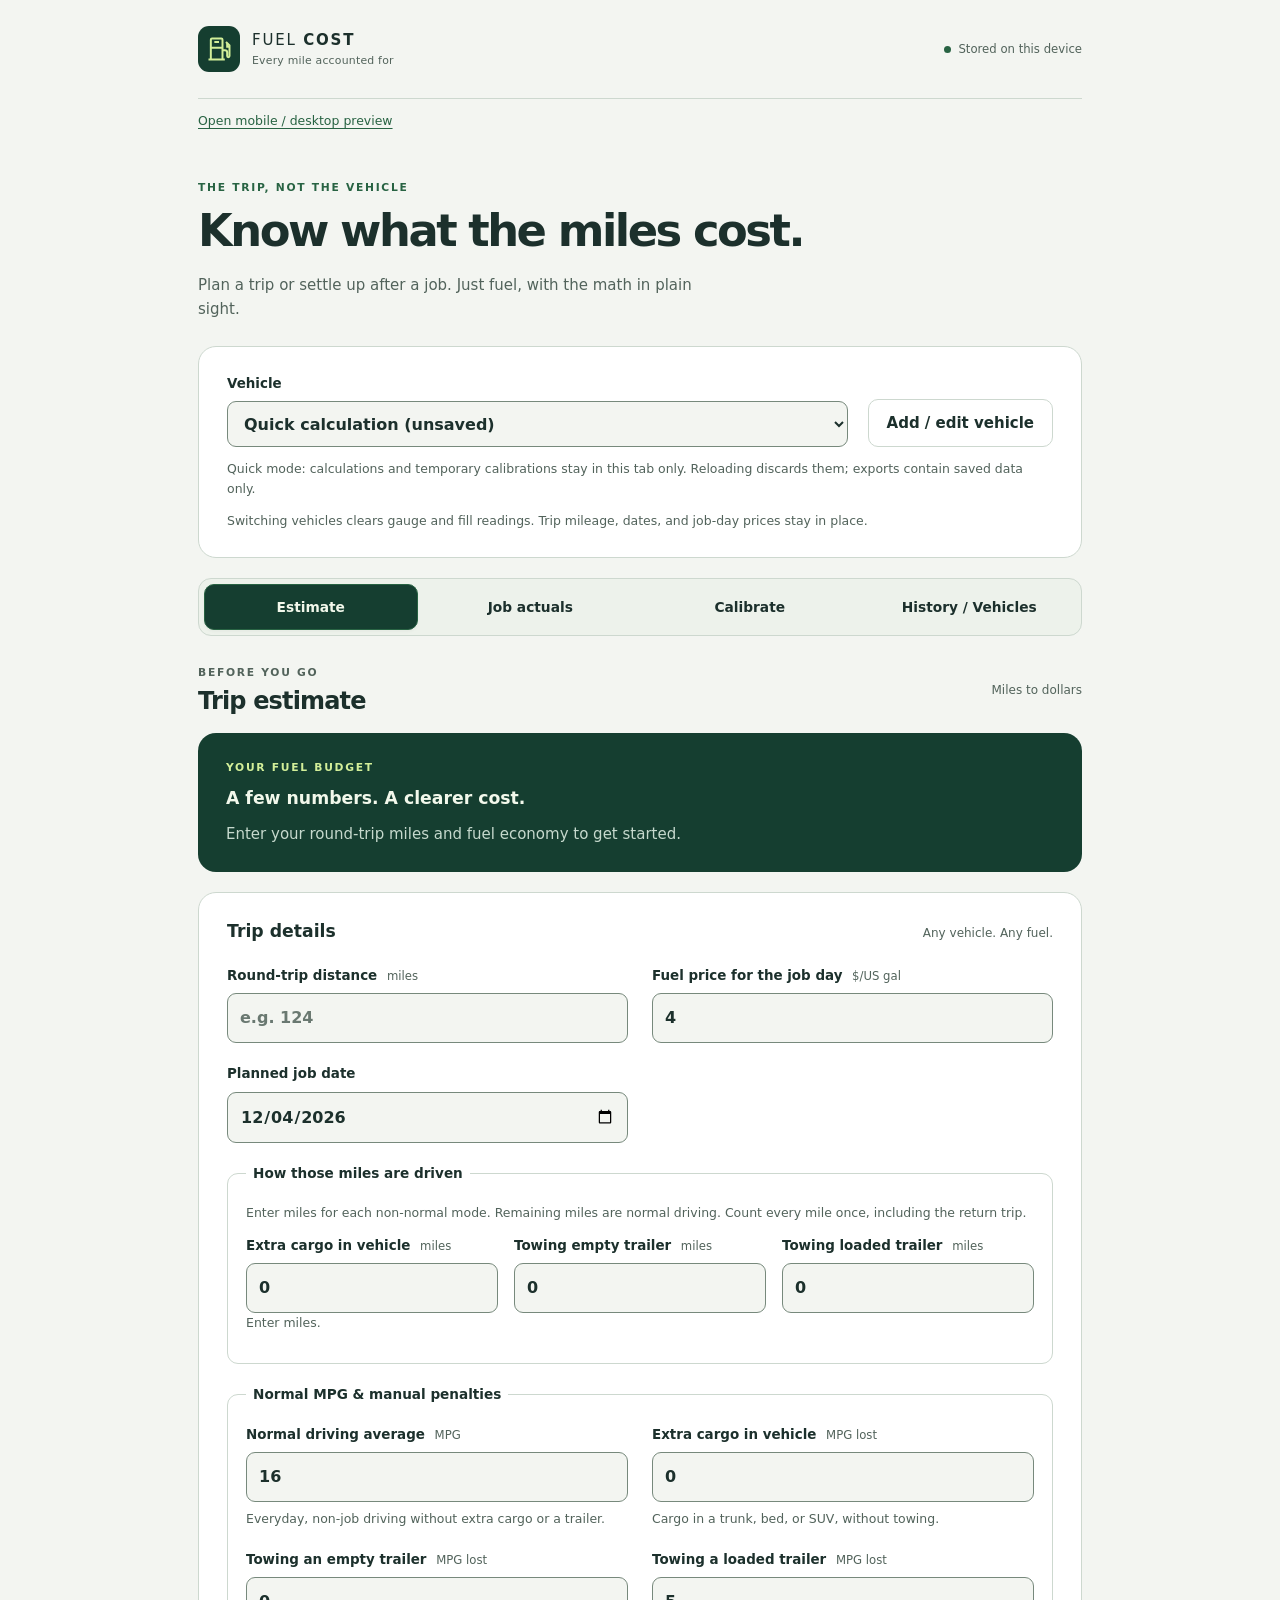
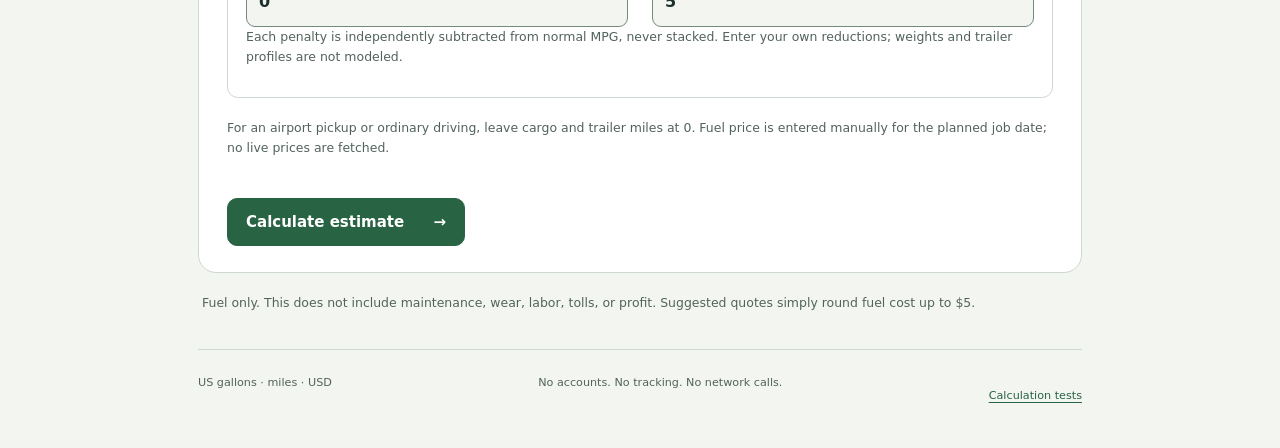
<file: fuel/index.html>
<!doctype html>
<html lang="en">
<head>
  <meta charset="utf-8">
  <meta name="viewport" content="width=device-width, initial-scale=1">
  <meta name="color-scheme" content="light dark">
  <meta name="description" content="Estimate fuel cost by mileage, or calculate fuel used from calibrated tank readings. Private, local, and vehicle-neutral.">
  <link rel="icon" href="data:,">
  <link rel="stylesheet" href="styles.css">
  <script src="calc.js" defer></script>
  <script src="data.js" defer></script>
  <script src="app.js" defer></script>
  <title>Fuel Cost | Every mile accounted for</title>
</head>
<body>
  <a class="skip-link" href="#main">Skip to calculator</a>
  <div class="shell">
    <header class="site-header">
      <a class="brand" href="index.html" aria-label="Fuel Cost home">
        <span class="brand-mark" aria-hidden="true">
          <svg viewBox="0 0 24 24" fill="none" stroke="currentColor" stroke-width="1.7"><path d="M5 21V4a1 1 0 0 1 1-1h8a1 1 0 0 1 1 1v17M3 21h14M5 11h10M8 6h4M15 13h2a2 2 0 0 1 2 2v3a1 1 0 0 0 2 0V9l-3-3"/><path d="M19 7v3h2"/></svg>
        </span>
        <span>FUEL <strong>COST</strong><small>Every mile accounted for</small></span>
      </a>
      <span class="local-badge"><span aria-hidden="true"></span> Stored on this device</span>
    </header>
    <a class="preview-link" href="preview.html" target="_blank" rel="noopener">Open mobile / desktop preview</a>

    <div class="intro">
      <p class="eyebrow">THE TRIP, NOT THE VEHICLE</p>
      <h1>Know what the miles cost.</h1>
      <p>Plan a trip or settle up after a job. Just fuel, with the math in plain sight.</p>
    </div>
    <noscript><p class="notice error">JavaScript is required to calculate and save data. No data leaves this browser.</p></noscript>
    <p id="storage-warning" class="notice error" role="alert" hidden></p>
    <p id="app-status" class="notice success" role="status" hidden></p>

    <div class="panel vehicle-bar">
      <label for="vehicle-select">Vehicle<select id="vehicle-select"><option value="">Quick calculation (unsaved)</option></select></label>
      <button id="manage-vehicles" type="button">Add / edit vehicle</button>
      <p id="vehicle-context" class="hint wide">Quick mode keeps calculations and calibrations in this tab only. Choose a saved vehicle to save jobs and fill-ups.</p>
      <p class="hint wide">Switching vehicles clears gauge and fill readings. Trip mileage, dates, and job-day prices stay in place.</p>
    </div>
    <nav class="tabs" aria-label="Calculator sections">
      <button type="button" data-section="estimate" aria-current="page">Estimate</button>
      <button type="button" data-section="job">Job actuals</button>
      <button type="button" data-section="calibrate">Calibrate</button>
      <button type="button" data-section="data">History / Vehicles</button>
    </nav>

    <main id="main">
      <section id="section-estimate" aria-labelledby="estimate-heading">
        <div class="section-heading"><div><p class="eyebrow">BEFORE YOU GO</p><h2 id="estimate-heading" tabindex="-1">Trip estimate</h2></div><span class="step-tag">Miles to dollars</span></div>
        <div id="estimate-result" class="result-card" aria-live="polite">
          <p class="eyebrow">YOUR FUEL BUDGET</p><h3>A few numbers. A clearer cost.</h3><p>Enter your round-trip miles and fuel economy to get started.</p>
        </div>
        <form id="estimate-form" class="panel">
          <div class="panel-heading"><h3>Trip details</h3><span>Any vehicle. Any fuel.</span></div>
          <div class="fields">
            <label>Round-trip distance <span class="unit">miles</span><input name="miles" type="number" inputmode="decimal" min="0.001" step="any" placeholder="e.g. 124" required></label>
            <label>Fuel price for the job day <span class="unit">$/US gal</span><input name="price" type="number" inputmode="decimal" min="0" step="any" required></label>
            <label>Planned job date<input name="date" type="date" required></label>
          </div>
          <div data-mix-fields></div>
          <div data-economy-fields></div>
          <p class="hint">For an airport pickup or ordinary driving, leave cargo and trailer miles at 0. Fuel price is entered manually for the planned job date; no live prices are fetched.</p>
          <p class="form-error" role="alert" hidden></p>
          <button class="primary" type="submit">Calculate estimate <span aria-hidden="true">&rarr;</span></button>
        </form>
        <p class="footnote">Fuel only. This does not include maintenance, wear, labor, tolls, or profit. Suggested quotes simply round fuel cost up to $5.</p>
      </section>

      <section id="section-job" aria-labelledby="job-heading" hidden>
        <div class="section-heading"><div><p class="eyebrow">AFTER THE MILES</p><h2 id="job-heading" tabindex="-1">Job actuals</h2></div><span class="step-tag">Start, stop, settle up</span></div>
        <div id="job-result" class="result-card" aria-live="polite"><p class="eyebrow">ACTUAL MILES, CLEARER COST</p><h3>Start with the odometer.</h3><p>Estimate fuel from actual miles and MPG, or use calibrated gauges to measure the burn.</p></div>
        <form id="job-form" class="panel">
          <div class="panel-heading"><h3>Job details</h3><span>Price on the day of this job</span></div>
          <div class="fields">
            <label>Start odometer <span class="unit">miles</span><input name="odometerStart" type="number" inputmode="decimal" min="0" step="any" required></label>
            <label>Stop odometer <span class="unit">miles</span><input name="odometerEnd" type="number" inputmode="decimal" min="0" step="any" required></label>
            <label>Job name (required to save)<input name="name" maxlength="120" placeholder="e.g. Airport pickup"></label>
            <label>Job date<input name="date" type="date" required></label>
            <label>Fuel price on this job date <span class="unit">$/US gal</span><input name="price" type="number" inputmode="decimal" min="0" step="any" placeholder="Enter the job-day price" required><span class="hint">Never replaced by a later fill-up's price.</span></label>
            <label>Fuel calculation method<select name="method"><option value="distance">Actual miles + MPG (estimated fuel)</option><option value="gauge">Calibrated tank gauges</option></select></label>
          </div>
          <p id="job-distance" class="notice success" role="status">Enter start and stop odometers to measure the trip.</p>
          <fieldset id="job-mileage"><legend>Fuel estimate from actual miles</legend><div data-mix-fields></div><div data-economy-fields></div></fieldset>
          <fieldset id="job-gauges" hidden disabled><legend>Calibrated gauge actuals</legend>
          <label>Calibration to use<select name="calibrationId"></select><span class="hint">Only calibrations for the selected vehicle are available.</span></label>
          <label class="check"><input name="dual" type="checkbox"> This job uses two fuel tanks</label>
          <fieldset><legend>Main / only tank</legend><div class="fields">
            <label>Start gauge <span class="unit">%</span><input name="mainStart" type="number" inputmode="decimal" min="0" max="100" step="any" required></label>
            <label>End gauge <span class="unit">%</span><input name="mainEnd" type="number" inputmode="decimal" min="0" max="100" step="any" required></label>
          </div></fieldset>
          <fieldset id="job-aux" hidden disabled><legend>Auxiliary tank</legend><div class="fields">
            <label>Start gauge <span class="unit">%</span><input name="auxStart" type="number" inputmode="decimal" min="0" max="100" step="any" required></label>
            <label>End gauge <span class="unit">%</span><input name="auxEnd" type="number" inputmode="decimal" min="0" max="100" step="any" required></label>
          </div></fieldset>
          <label class="check"><input name="pending" type="checkbox"> Pending next fill: save readings now, finalize later</label>
          <p class="hint">Odometers are encouraged but optional for gauge actuals. No refueling or tank transfers during the measured segment. Gauge burn is an approximation, not a direct fuel meter.</p>
          </fieldset>
          <label>Notes (optional)<textarea name="notes" rows="3" maxlength="4000" placeholder="Load, route, or anything that affected fuel use"></textarea></label>
          <p class="form-error" role="alert" hidden></p>
          <div class="actions"><button type="submit" class="primary" name="action" value="calculate">Calculate actuals</button><button type="submit" name="action" value="save" id="save-job">Save job</button></div>
          <p id="job-save-hint" class="hint">Choose a saved vehicle to save this job. Quick calculations do not write to browser storage.</p>
        </form>
      </section>

      <section id="section-calibrate" aria-labelledby="calibrate-heading" hidden>
        <div class="section-heading"><div><p class="eyebrow">AT THE PUMP</p><h2 id="calibrate-heading" tabindex="-1">Calibrate a fill-up</h2></div><span class="step-tag">Real gallons, not guesses</span></div>
        <div id="calibration-result" class="result-card" aria-live="polite"><p class="eyebrow">TURN PERCENT INTO GALLONS</p><h3>Let the pump check the gauge.</h3><p>Record the gauge before filling, then the gallons needed to reach full.</p></div>
        <form id="calibration-form" class="panel">
          <div class="panel-heading"><h3>Full-fill readings</h3><span>One or two tanks</span></div>
          <div class="fields">
            <label>Fill date<input name="date" type="date" required></label>
            <label>Fill-up receipt price <span class="unit">$/US gal</span><input name="price" type="number" inputmode="decimal" min="0" step="any" required><span class="hint">Used for this receipt only, not for pricing jobs.</span></label>
          </div>
          <label class="check"><input name="dual" type="checkbox"> This fill includes an auxiliary tank</label>
          <fieldset><legend>Main / only tank</legend><div class="fields three">
            <label>Gauge before fill <span class="unit">%</span><input name="mainBefore" type="number" inputmode="decimal" min="0" max="99.999999" step="any" required></label>
            <label>Gallons pumped <span class="unit">US gal</span><input name="mainGallons" type="number" inputmode="decimal" min="0.000001" step="any" required></label>
            <label>Nominal capacity <span class="unit">US gal</span><input name="mainNominal" type="number" inputmode="decimal" min="0.000001" step="any" required></label>
          </div></fieldset>
          <fieldset id="calibration-aux" hidden disabled><legend>Auxiliary tank</legend><div class="fields three">
            <label>Gauge before fill <span class="unit">%</span><input name="auxBefore" type="number" inputmode="decimal" min="0" max="99.999999" step="any" required></label>
            <label>Gallons pumped <span class="unit">US gal</span><input name="auxGallons" type="number" inputmode="decimal" min="0.000001" step="any" required></label>
            <label>Nominal capacity <span class="unit">US gal</span><input name="auxNominal" type="number" inputmode="decimal" min="0.000001" step="any" required></label>
          </div></fieldset>
          <div class="fields">
            <label>Receipt fuel total (optional) <span class="unit">$</span><input name="receipt" type="number" inputmode="decimal" min="0" step="any"></label>
            <label>Odometer (optional) <span class="unit">miles</span><input name="odometer" type="number" inputmode="decimal" min="0" step="any"></label>
            <label class="wide">Previous full fill (optional)<select name="previousFillId"></select><span class="hint">Select only the immediately previous full fill for this vehicle, with no refuels in between. Both fills must top off every tank.</span></label>
          </div>
          <label class="check"><input name="full" type="checkbox" required> I filled every included tank to 100%</label>
          <p class="form-error" role="alert" hidden></p>
          <div class="actions"><button class="primary" type="submit" name="action" value="save" id="use-calibration">Use for this session</button><button type="submit" name="action" value="calculate">Preview only</button><button type="button" id="clear-quick-calibration">Clear quick calibrations</button></div>
          <p id="calibration-save-hint" class="hint">Quick calibrations are temporary and disappear when this page is reloaded.</p>
        </form>
        <div id="pending-prompt" class="panel" hidden></div>
        <div class="section-heading"><h3 id="calibration-list-heading">Calibrations</h3><span class="hint">Newest fill first</span></div>
        <div id="calibration-list" class="stack"></div>
      </section>

      <section id="section-data" aria-labelledby="data-heading" hidden>
        <div class="section-heading"><div><p class="eyebrow">YOUR GARAGE &amp; LOGBOOK</p><h2 id="data-heading" tabindex="-1">History &amp; vehicles</h2></div><span class="step-tag">Local. Exportable. Yours.</span></div>
        <form id="profile-form" class="panel">
          <h3>Vehicle profiles</h3>
          <p class="hint">Save normal-driving MPG, three manual penalties, and tank setup. Job-day fuel prices are not vehicle settings. Editing a profile does not change saved job calculations.</p>
          <div class="fields">
            <label>Profile to edit<select name="profileId"><option value="">Create a new vehicle</option></select></label>
            <label>Vehicle name<input name="name" maxlength="120" placeholder="e.g. Truck, Jeep, or compact car" required></label>
          </div>
          <div data-economy-fields></div>
          <label class="check"><input name="dual" type="checkbox"> Vehicle has an auxiliary tank</label>
          <div class="fields">
            <label>Main / only nominal capacity <span class="unit">US gal</span><input name="mainNominal" type="number" inputmode="decimal" min="0.000001" step="any" required></label>
            <label>Auxiliary nominal capacity <span class="unit">US gal</span><input name="auxNominal" type="number" inputmode="decimal" min="0" step="any"><span class="hint">Optional when the auxiliary tank is off. Leave blank or enter 0.</span></label>
          </div>
          <p class="form-error" role="alert" hidden></p>
          <button type="submit" class="primary">Save vehicle</button>
        </form>
        <div id="history-summary" class="result-card"></div>
        <div id="job-list" class="stack"></div>
        <form id="settings-form" class="panel">
          <h3>Quick-calculation defaults</h3>
          <p class="hint">Generic starting values for unsaved calculations. Saving these defaults is explicit; running quick calculations never saves data. Profile values and saved history are unchanged.</p>
          <div class="fields">
            <label>Default fuel price <span class="unit">$/US gal</span><input name="price" type="number" inputmode="decimal" min="0" step="any" required></label>
            <label>Main nominal capacity <span class="unit">US gal</span><input name="mainNominal" type="number" inputmode="decimal" min="0.000001" step="any" required></label>
            <label>Auxiliary nominal capacity <span class="unit">US gal</span><input name="auxNominal" type="number" inputmode="decimal" min="0" step="any"><span class="hint">Optional when the auxiliary tank is off. Leave blank or enter 0.</span></label>
          </div>
          <label class="check"><input name="dual" type="checkbox"> Start quick calculations with two tanks</label>
          <div data-economy-fields></div>
          <p class="form-error" role="alert" hidden></p>
          <button type="submit" class="primary">Save defaults</button>
        </form>
        <div class="panel">
          <h3>Back up your data</h3>
          <p>Data is saved only in this browser on this device. Clearing browser data removes it. Export regularly to keep a backup or move to another device.</p>
          <button id="export-data" type="button">Export JSON backup</button>
          <form id="import-form" class="subform">
            <label>Import a JSON backup<input name="file" type="file" accept=".json,application/json" required></label>
            <label>How should this backup be imported?<select name="mode"><option value="merge">Merge with this device</option><option value="replace">Replace all data on this device</option></select></label>
            <p class="hint">Version 1 and 2 backups are supported. Merge keeps this device's defaults. Exact duplicates are skipped. Conflicting vehicles and records are copied with their calibration links intact.</p>
            <label class="check"><input name="confirm" type="checkbox" required> I have a backup and approve the selected import action</label>
            <p class="form-error" role="alert" hidden></p>
            <button type="submit">Import backup</button>
          </form>
        </div>
        <form id="clear-form" class="panel danger-panel">
          <h3>Clear this device</h3><p>Deletes saved vehicles, jobs, calibrations, and defaults for this calculator only. This cannot be undone.</p>
          <label>Type CLEAR to confirm<input name="confirmation" autocomplete="off" spellcheck="false" required></label>
          <p class="form-error" role="alert" hidden></p>
          <button type="submit" class="danger">Clear all calculator data</button>
        </form>
      </section>
    </main>
    <footer><span>US gallons &middot; miles &middot; USD</span><span>No accounts. No tracking. No network calls.</span><a href="tests.html">Calculation tests</a></footer>
  </div>
  <template id="economy-template">
    <fieldset><legend>Normal MPG &amp; manual penalties</legend>
      <div class="fields">
        <label>Normal driving average <span class="unit">MPG</span><input name="baseline" type="number" inputmode="decimal" min="0.001" step="any" required><span class="hint">Everyday, non-job driving without extra cargo or a trailer.</span></label>
        <label>Extra cargo in vehicle <span class="unit">MPG lost</span><input name="cargoPenalty" type="number" inputmode="decimal" min="0" step="any" required><span class="hint">Cargo in a trunk, bed, or SUV, without towing.</span></label>
        <label>Towing an empty trailer <span class="unit">MPG lost</span><input name="emptyPenalty" type="number" inputmode="decimal" min="0" step="any" required></label>
        <label>Towing a loaded trailer <span class="unit">MPG lost</span><input name="towingPenalty" type="number" inputmode="decimal" min="0" step="any" required></label>
      </div>
      <p class="hint">Each penalty is independently subtracted from normal MPG, never stacked. Enter your own reductions; weights and trailer profiles are not modeled.</p>
    </fieldset>
  </template>
  <template id="mix-template">
    <fieldset><legend>How those miles are driven</legend>
      <p class="hint">Enter miles for each non-normal mode. Remaining miles are normal driving. Count every mile once, including the return trip.</p>
      <div class="fields three">
        <label>Extra cargo in vehicle <span class="unit">miles</span><input name="cargoMiles" type="number" inputmode="decimal" min="0" step="any" value="0" required></label>
        <label>Towing empty trailer <span class="unit">miles</span><input name="emptyMiles" type="number" inputmode="decimal" min="0" step="any" value="0" required></label>
        <label>Towing loaded trailer <span class="unit">miles</span><input name="towingMiles" type="number" inputmode="decimal" min="0" step="any" value="0" required></label>
      </div>
      <p class="mix-summary hint" role="status">Normal driving: all miles not assigned above.</p>
    </fieldset>
  </template>
</body>
</html>
</file>
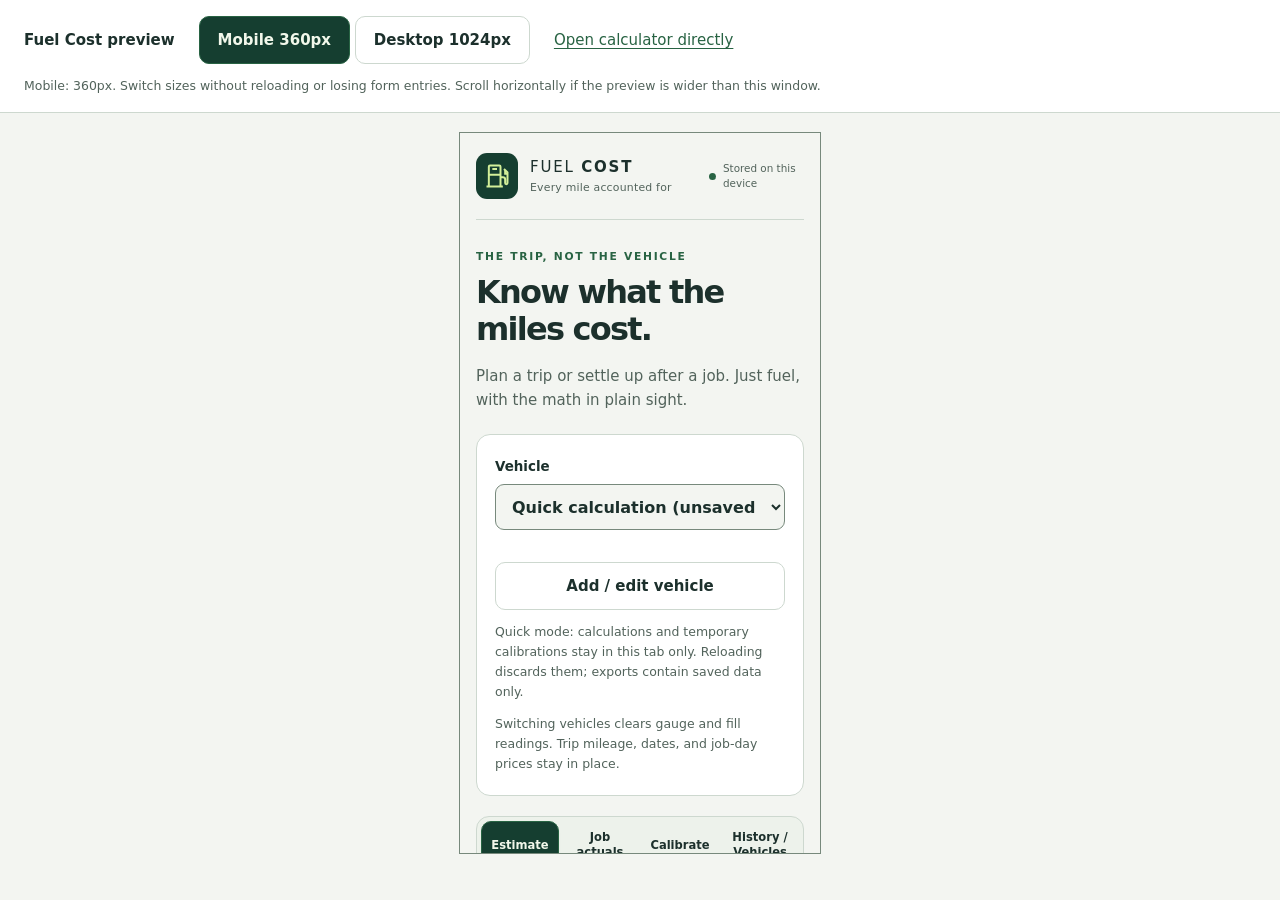
<file: fuel/preview.html>
<!doctype html>
<html lang="en">
<head>
  <meta charset="utf-8">
  <meta name="viewport" content="width=device-width, initial-scale=1">
  <meta name="color-scheme" content="light dark">
  <title>Fuel Cost | Responsive preview</title>
  <link rel="icon" href="data:,">
  <link rel="stylesheet" href="styles.css">
  <script src="preview.js" defer></script>
</head>
<body class="preview-page">
  <header class="preview-toolbar">
    <strong>Fuel Cost preview</strong>
    <div role="group" aria-label="Preview width">
      <button type="button" data-width="360" aria-pressed="true">Mobile 360px</button>
      <button type="button" data-width="1024" aria-pressed="false">Desktop 1024px</button>
    </div>
    <a href="index.html">Open calculator directly</a>
    <p id="preview-status" class="hint" role="status">Mobile: 360px. Switch sizes without reloading or losing form entries. Scroll horizontally if the preview is wider than this window.</p>
  </header>
  <main class="preview-stage">
    <iframe id="calculator-preview" src="index.html" title="Interactive fuel calculator preview" width="360" height="800"></iframe>
  </main>
</body>
</html>
</file>
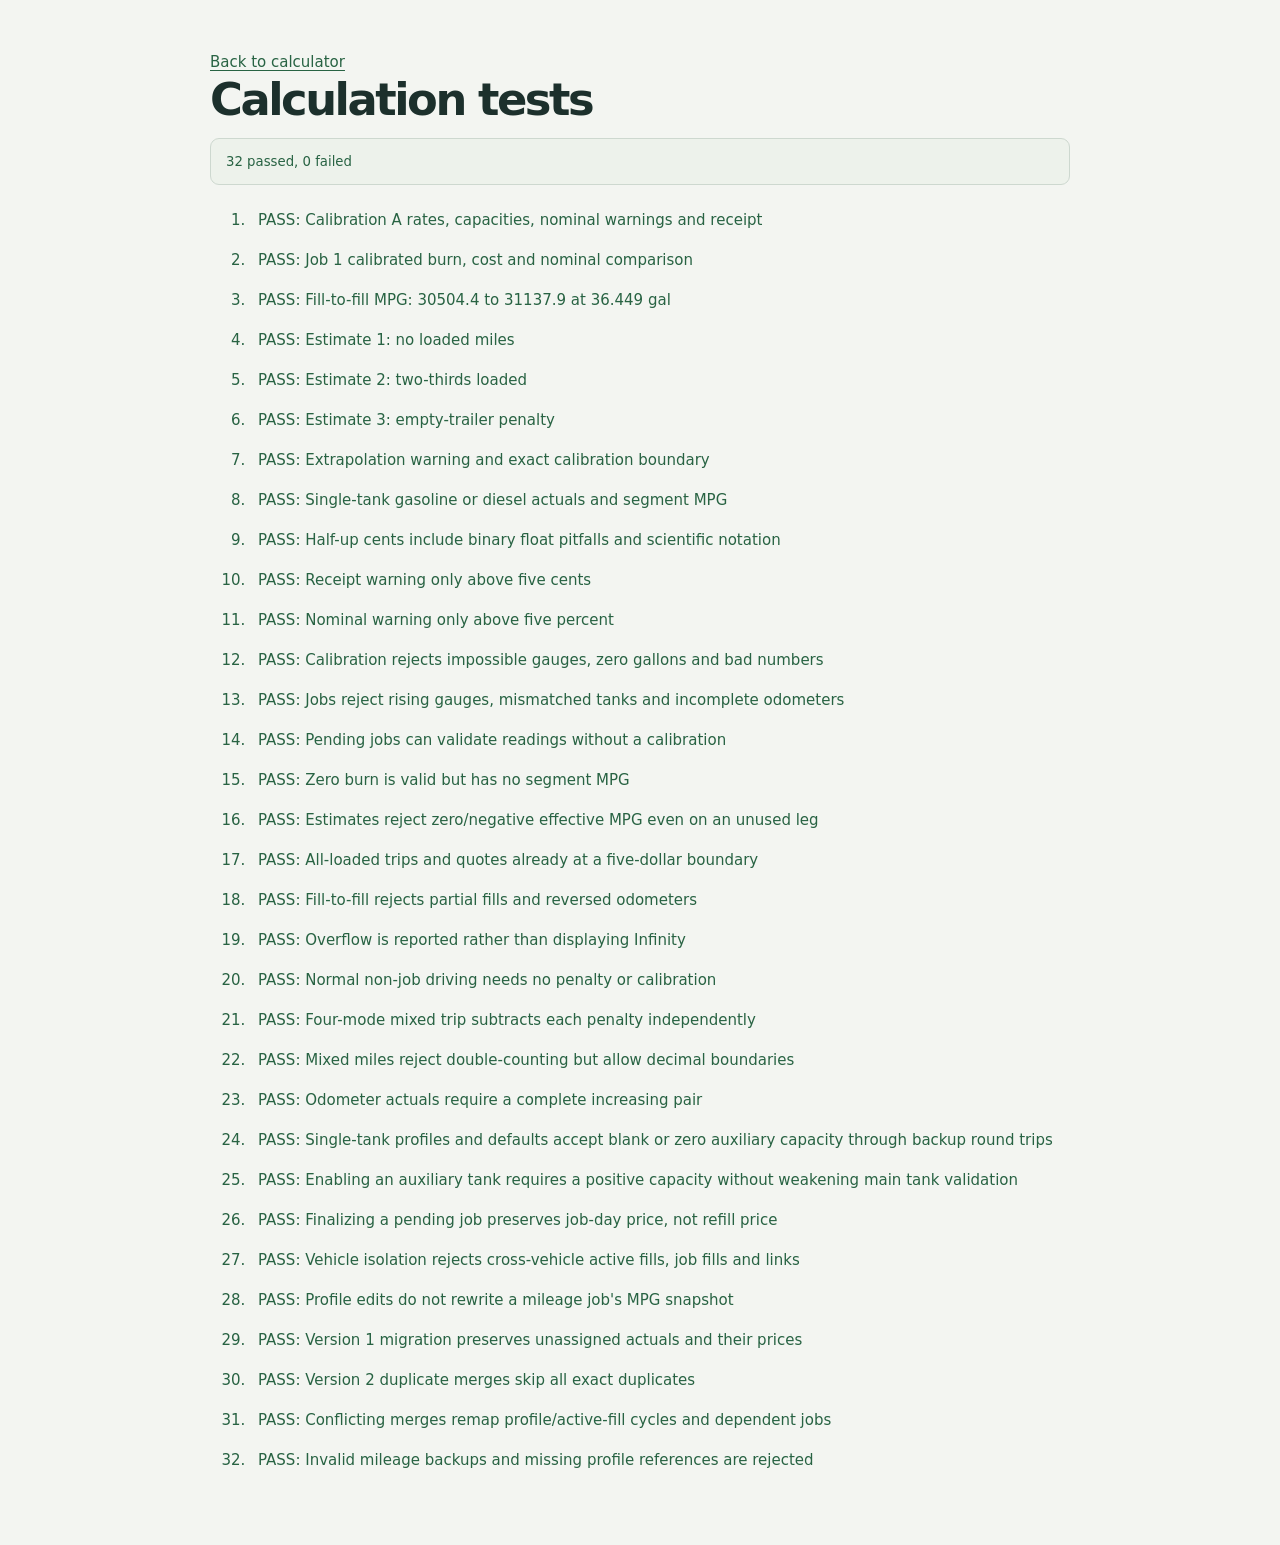
<file: fuel/tests.html>
<!doctype html>
<html lang="en">
<head>
  <meta charset="utf-8">
  <meta name="viewport" content="width=device-width, initial-scale=1">
  <meta name="color-scheme" content="light dark">
  <link rel="icon" href="data:,">
  <link rel="stylesheet" href="styles.css">
  <title>Fuel Cost | Calculation tests</title>
  <script src="calc.js" defer></script>
  <script src="data.js" defer></script>
  <script src="tests.js" defer></script>
</head>
<body>
  <main class="test-page">
    <a href="index.html">Back to calculator</a>
    <h1>Calculation tests</h1>
    <p id="test-summary" role="status">Running tests...</p>
    <ol id="test-results"></ol>
  </main>
</body>
</html>
</file>
<file: fuel/styles.css>
:root {
  color-scheme: light dark;
  --bg: #f3f5f1;
  --surface: #ffffff;
  --soft: #edf2eb;
  --ink: #1c302c;
  --muted: #52635b;
  --line: #cdd8cf;
  --control-line: #77897c;
  --accent: #286343;
  --accent-hover: #194b30;
  --hero: #153e30;
  --hero-ink: #f2f8eb;
  --hero-muted: #c6d9cd;
  --lime: #d3ef99;
  --warning-bg: #fff3d4;
  --warning-ink: #694600;
  --error-bg: #ffebe8;
  --error-ink: #9c2820;
  --radius: 18px;
}
* { box-sizing: border-box; }
[hidden] { display: none !important; }
body { margin: 0; background: var(--bg); color: var(--ink); font-family: system-ui, -apple-system, BlinkMacSystemFont, "Segoe UI", sans-serif; font-size: 15px; line-height: 1.6; }
button, input, select, textarea { font: inherit; }
button, a, input, select, textarea, summary { -webkit-tap-highlight-color: transparent; }
button, input, select, textarea { min-height: 46px; }
button { cursor: pointer; border: 1px solid var(--line); border-radius: 10px; padding: 11px 18px; background: var(--surface); color: var(--ink); font-weight: 650; }
button:hover { background: var(--soft); border-color: var(--accent); }
button:disabled { opacity: .55; cursor: not-allowed; }
a { color: var(--accent); text-underline-offset: 3px; }
:focus-visible { outline: 3px solid #6889dd; outline-offset: 3px; }
h1, h2, h3, p { margin: 0 0 12px; }
h1 { font-size: clamp(2rem, 5vw, 2.8rem); letter-spacing: -.055em; line-height: 1.15; font-weight: 750; }
h2 { font-size: 1.5rem; letter-spacing: -.035em; line-height: 1.3; }
h3 { font-size: 1.08rem; line-height: 1.4; }
.shell { max-width: 940px; margin: auto; padding: 0 28px; }
.site-header { display: flex; justify-content: space-between; align-items: center; padding: 26px 0; border-bottom: 1px solid var(--line); gap: 16px; }
.brand { display: flex; gap: 12px; align-items: center; color: var(--ink); text-decoration: none; line-height: 1.25; letter-spacing: .12em; font-weight: 400; }
.brand small { display: block; font-size: .68rem; letter-spacing: .02em; color: var(--muted); margin-top: 4px; }
.brand-mark { width: 42px; height: 46px; background: var(--hero); border-radius: 11px; display: grid; place-items: center; color: var(--lime); }
.brand-mark svg { width: 28px; height: 28px; }
.local-badge { font-size: .73rem; color: var(--muted); display: flex; align-items: center; gap: 7px; }
.local-badge span { width: 7px; height: 7px; background: var(--accent); border-radius: 50%; }
.preview-link { display: inline-flex; align-items: center; min-height: 44px; font-size: .78rem; }
.embedded .preview-link { display: none; }
.vehicle-bar { display: grid; grid-template-columns: minmax(0, 1fr) auto; gap: 12px 20px; align-items: end; overflow-wrap: anywhere; }
.vehicle-bar > button { margin: 0; }
.vehicle-bar p { margin: 0; }
#job-distance { margin-top: 20px; }
.preview-toolbar { padding: 16px 24px; border-bottom: 1px solid var(--line); display: flex; align-items: center; flex-wrap: wrap; gap: 12px 24px; background: var(--surface); }
.preview-toolbar p { width: 100%; margin: 0; }
.preview-toolbar [aria-pressed="true"] { background: var(--hero); color: var(--hero-ink); border-color: var(--accent); }
.preview-stage { overflow-x: auto; padding: 20px; }
.preview-stage iframe { display: block; margin: 0 auto; border: 0; box-shadow: 0 0 0 1px var(--control-line); height: calc(100dvh - 180px); min-height: 500px; background: var(--bg); max-width: none; }
.intro { padding: 36px 0 25px; }
.intro > p:last-child { color: var(--muted); max-width: 530px; margin: 16px 0 0; }
.eyebrow { font-size: .67rem; font-weight: 750; letter-spacing: .16em; margin-bottom: 9px; }
.intro .eyebrow { color: var(--accent); }
.tabs { display: grid; grid-template-columns: repeat(4, 1fr); gap: 6px; background: var(--soft); border: 1px solid var(--line); border-radius: 13px; padding: 5px; margin-bottom: 28px; }
.tabs button { background: transparent; border-color: transparent; font-size: .86rem; padding: 10px 8px; }
.tabs button[aria-current] { background: var(--hero); border-color: var(--accent); color: var(--hero-ink); box-shadow: 0 2px 3px #00000008; }
.section-heading { display: flex; justify-content: space-between; align-items: center; gap: 15px; margin: 25px 0 16px; }
.section-heading > * { min-width: 0; overflow-wrap: anywhere; }
.section-heading h2, .section-heading h3 { margin: 0; }
.section-heading .eyebrow { color: var(--muted); margin: 0 0 5px; }
.step-tag { color: var(--muted); font-size: .75rem; }
.result-card { padding: 26px 28px; background: var(--hero); color: var(--hero-ink); border-radius: var(--radius); margin-bottom: 20px; overflow-wrap: anywhere; }
.result-card > p:last-child { margin-bottom: 0; }
.result-card .eyebrow { color: var(--lime); }
.result-card > p, .result-card .hint { color: var(--hero-muted); }
.result-numbers { display: flex; align-items: baseline; flex-wrap: wrap; gap: 8px 26px; margin-bottom: 12px; }
.result-money { color: var(--lime); font-size: clamp(2.4rem, 7vw, 3.4rem); line-height: 1.2; letter-spacing: -.04em; font-weight: 750; }
.result-gallons { font-size: 1.2rem; }
.result-gallons span { color: var(--hero-muted); font-size: .85rem; }
.result-card details { border-top: 1px solid #ffffff36; margin-top: 17px; padding-top: 5px; }
.result-card summary { color: var(--hero-ink); }
.result-card dl { margin-bottom: 0; }
.result-card .notice { margin-top: 14px; }
.result-card code { color: var(--hero-muted); font-size: .82rem; display: block; white-space: normal; }
.panel { background: var(--surface); border: 1px solid var(--line); border-radius: var(--radius); padding: 26px 28px; margin-bottom: 20px; }
.panel-heading { display: flex; align-items: baseline; justify-content: space-between; gap: 10px; margin-bottom: 22px; }
.panel-heading h3 { margin: 0; }
.panel-heading > span { font-size: .75rem; color: var(--muted); }
.fields { display: grid; grid-template-columns: repeat(2, minmax(0, 1fr)); gap: 20px 24px; }
.fields.three { grid-template-columns: repeat(3, minmax(0, 1fr)); gap: 16px; }
label { display: block; font-size: .84rem; font-weight: 600; min-width: 0; }
.unit { color: var(--muted); font-size: .73rem; font-weight: 450; margin-left: 5px; white-space: nowrap; }
input:not([type="checkbox"]):not([type="range"]), select, textarea { display: block; width: 100%; max-width: 100%; margin-top: 7px; padding: 11px 12px; border: 1px solid var(--control-line); border-radius: 9px; background: var(--bg); color: var(--ink); font-size: 16px; }
input::placeholder, textarea::placeholder { color: var(--muted); opacity: .85; }
input[type="file"] { font-size: .8rem !important; }
textarea { resize: vertical; }
fieldset { padding: 18px; border: 1px solid var(--line); border-radius: 11px; margin: 20px 0; min-width: 0; }
legend { padding: 0 7px; font-size: .85rem; font-weight: 700; }
.check { display: flex; align-items: center; gap: 11px; min-height: 46px; margin: 17px 0; font-weight: 500; cursor: pointer; }
.check input { flex: 0 0 20px; width: 20px; height: 20px; min-height: 20px; margin: 0; accent-color: var(--accent); }
.hint, .footnote { color: var(--muted); font-size: .78rem; font-weight: 400; line-height: 1.6; }
label .hint { display: block; margin-top: 7px; }
form > .hint { margin: 20px 0; }
.footnote { padding: 0 4px; margin-bottom: 24px; }
.wide { grid-column: 1 / -1; }
.range-field label { display: flex; align-items: center; justify-content: space-between; gap: 8px; }
output { font-size: .82rem; background: var(--soft); border-radius: 6px; padding: 3px 8px; color: var(--accent); }
input[type="range"] { width: 100%; margin: 4px 0 0; accent-color: var(--accent); cursor: pointer; }
.range-labels { display: flex; justify-content: space-between; font-size: .7rem; color: var(--muted); }
.primary { background: var(--accent); color: #fff; border-color: var(--accent); }
.primary:hover { background: var(--accent-hover); color: #fff; }
.primary span { margin-left: 24px; }
.actions { display: flex; flex-wrap: wrap; gap: 10px; margin-top: 22px; }
.panel > button, .panel > .primary { margin-top: 20px; }
.notice, .form-error { padding: 12px 15px; border-radius: 9px; font-size: .83rem; border: 1px solid transparent; overflow-wrap: anywhere; }
.warning { background: var(--warning-bg); color: var(--warning-ink); }
.error, .form-error { background: var(--error-bg); color: var(--error-ink); border-color: var(--error-ink); }
.success { background: var(--soft); color: var(--accent); border-color: var(--line); }
.form-error { margin-top: 18px; }
summary { cursor: pointer; padding: 11px 0; font-size: .83rem; font-weight: 600; min-height: 46px; }
.input-details { margin: 14px 0; }
.input-details .fields { padding: 10px 0; }
dl { font-size: .84rem; margin: 10px 0; }
dl > div { display: flex; justify-content: space-between; gap: 20px; padding: 7px 0; border-bottom: 1px solid #8a9b8a35; }
dd { margin: 0; text-align: right; font-weight: 600; }
dt { flex: 1; }
.stack { display: grid; gap: 14px; margin-bottom: 24px; }
.stack .panel { margin: 0; padding: 20px 24px; overflow-wrap: anywhere; }
.record-top { display: flex; justify-content: space-between; align-items: baseline; gap: 12px; }
.record-top h3 { margin-bottom: 5px; }
.record-cost { font-weight: 750; font-size: 1.25rem; white-space: nowrap; }
.badge { display: inline-block; font-size: .7rem; font-weight: 650; padding: 3px 8px; border-radius: 5px; background: var(--soft); color: var(--accent); margin: 0 5px 8px 0; }
.badge.pending { background: var(--warning-bg); color: var(--warning-ink); }
.record-inputs { margin-top: 16px; }
.empty-state { border: 1px dashed var(--line); padding: 25px; border-radius: var(--radius); color: var(--muted); font-size: .85rem; }
.subform { border-top: 1px solid var(--line); padding-top: 22px; margin-top: 24px; display: grid; gap: 17px; }
.subform .check, .subform p { margin: 0; }
.subform button { justify-self: start; }
.danger-panel { border-color: var(--error-ink); }
.danger { color: var(--error-ink); }
footer { border-top: 1px solid var(--line); padding: 24px 0 30px; margin-top: 36px; display: flex; justify-content: space-between; flex-wrap: wrap; gap: 10px 20px; color: var(--muted); font-size: .7rem; }
footer a { display: inline-flex; align-items: center; min-height: 44px; }
.skip-link { position: absolute; left: 10px; top: -100px; z-index: 10; padding: 12px; background: var(--surface); }
.skip-link:focus { top: 10px; }
.test-page { max-width: 900px; margin: 30px auto; padding: 20px; }
.test-page li { padding: 8px; overflow-wrap: anywhere; }
.test-pass { color: var(--accent); }
.test-fail { color: var(--error-ink); font-weight: 700; }
@media (max-width: 600px) {
  .shell { padding: 0 16px; }
  .site-header { padding: 20px 0; }
  .local-badge { max-width: 95px; line-height: 1.4; font-size: .65rem; }
  .local-badge span { flex-shrink: 0; }
  .intro { padding: 28px 0 22px; }
  .tabs { gap: 2px; padding: 4px; margin-bottom: 22px; }
  .tabs button { font-size: .72rem; line-height: 1.3; padding: 8px 4px; }
  .section-heading .step-tag { display: none; }
  .panel, .result-card { padding: 21px 18px; border-radius: 14px; }
  .fields, .fields.three { grid-template-columns: minmax(0, 1fr); gap: 18px; }
  .panel-heading { align-items: start; flex-direction: column; gap: 4px; margin-bottom: 18px; }
  .vehicle-bar { grid-template-columns: minmax(0, 1fr); }
  fieldset { padding: 15px; }
  .actions { flex-direction: column; }
  .actions button { width: 100%; }
  .stack .panel { padding: 18px; }
  .record-top { flex-wrap: wrap; gap: 4px 12px; }
  .result-money { font-size: 2.7rem; }
  .result-numbers { gap: 4px 16px; }
  footer { flex-direction: column; }
}
@media (prefers-color-scheme: dark) {
  :root {
    --bg: #101a17;
    --surface: #192720;
    --soft: #22372c;
    --ink: #e7eee6;
    --muted: #a6b8aa;
    --line: #3a5142;
    --control-line: #789582;
    --accent: #a7d998;
    --accent-hover: #244e37;
    --hero: #203d2f;
    --warning-bg: #40331b;
    --warning-ink: #f4d492;
    --error-bg: #3d2422;
    --error-ink: #ffb5a7;
  }
  .primary { background: #327047; border-color: #559a68; color: #fff; }
  .result-card { border: 1px solid var(--line); }
}
</file>
